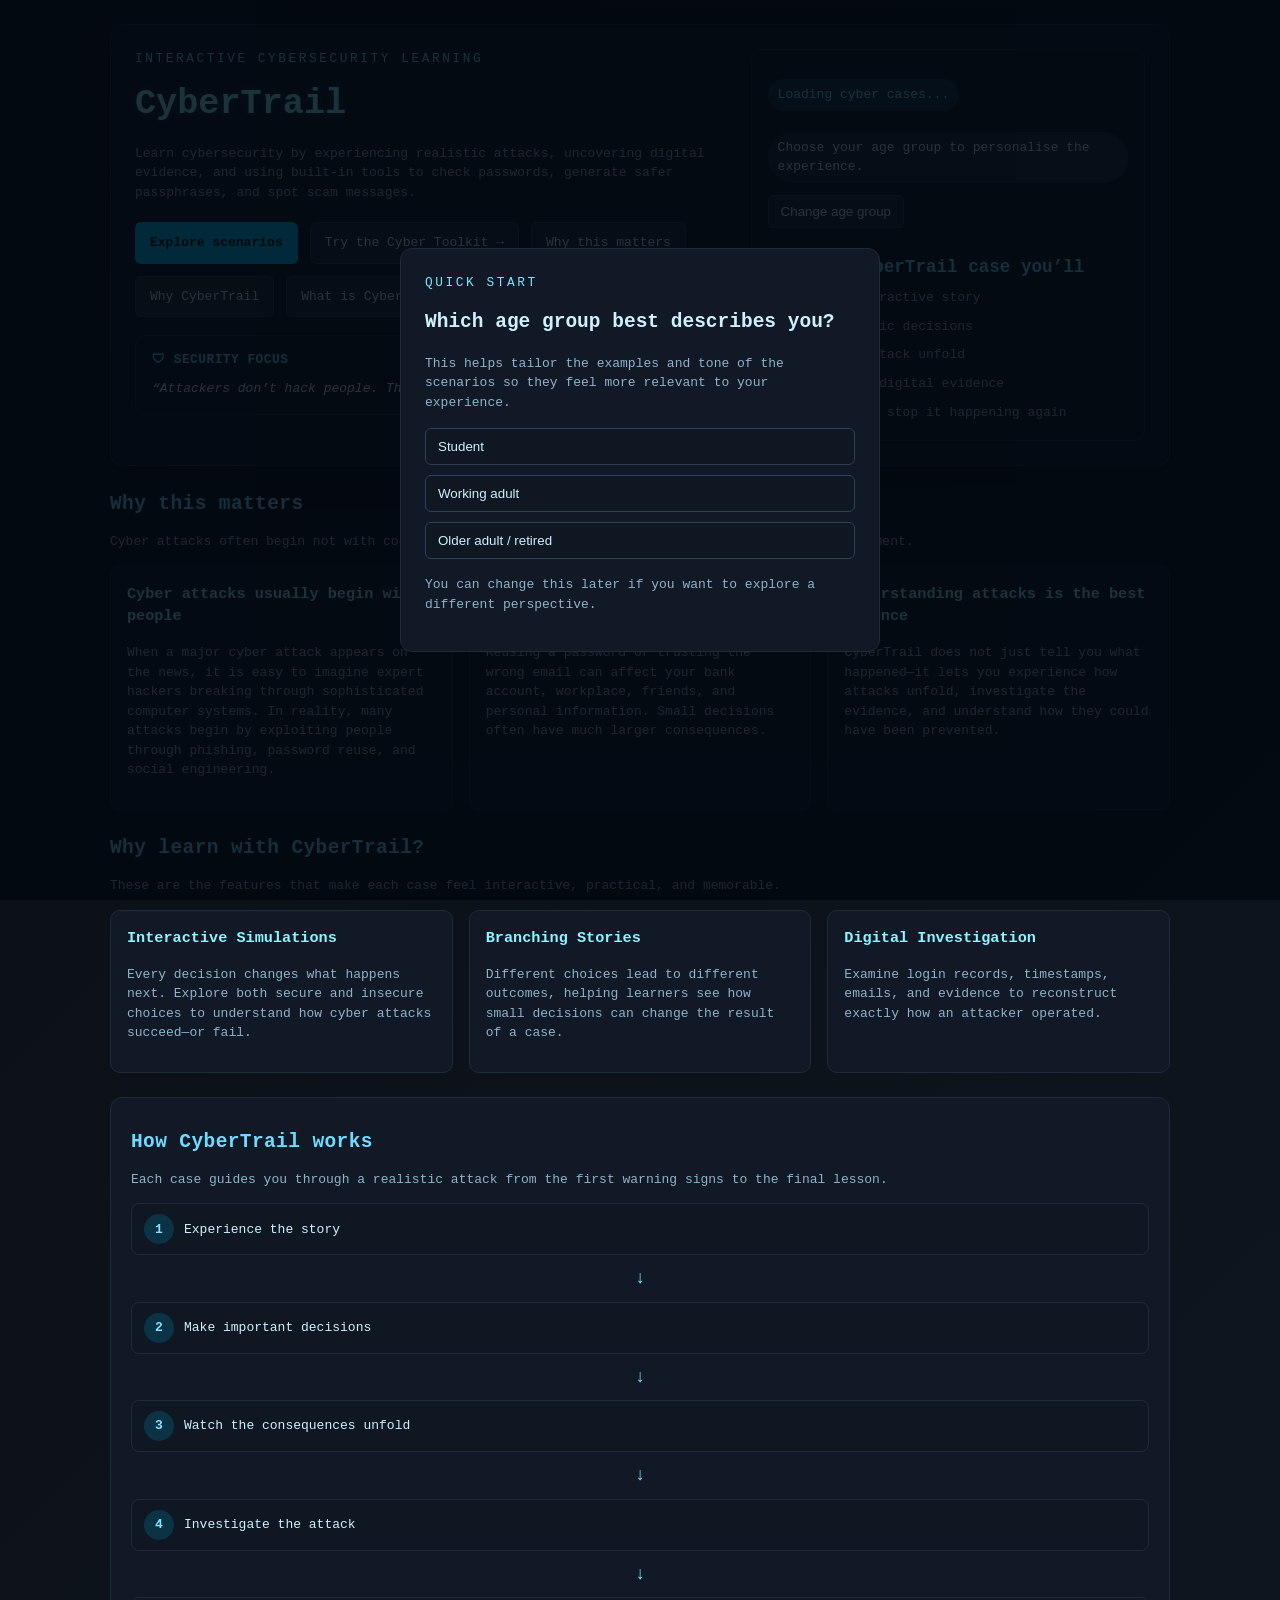
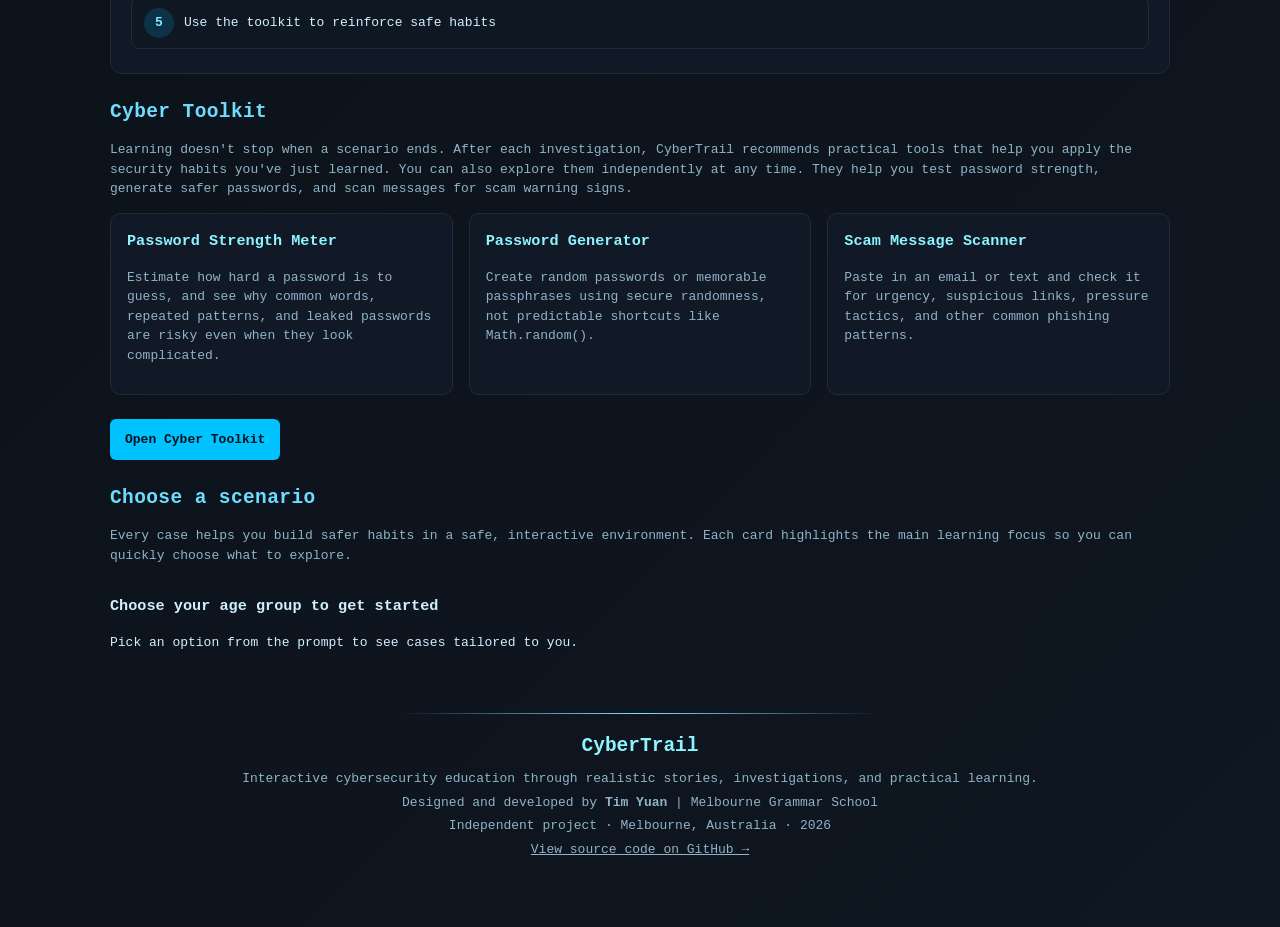
<file: index.html>
<!DOCTYPE html>
<html lang="en">
<head>
  <meta charset="UTF-8">
  <meta name="viewport" content="width=device-width, initial-scale=1.0">
  <title>CyberTrail Dashboard</title>
  <link rel="stylesheet" href="css/dashboard_style.css">
</head>
<body>
  <div class="dashboard-shell">
    <header class="hero">
      <div class="hero-copy">
        <p class="eyebrow">Interactive cybersecurity learning</p>
        <h1>CyberTrail</h1>
        <p class="hero-text">
          Learn cybersecurity by experiencing realistic attacks, uncovering digital evidence, and using built-in tools to check passwords, generate safer passphrases, and spot scam messages.
        </p>
        <div class="hero-actions">
          <a class="primary-btn" href="#scenario-list">Explore scenarios</a>
          <a class="secondary-btn" href="tools.html">Try the Cyber Toolkit →</a>
          <a class="secondary-btn" href="#why-this-matters">Why this matters</a>
          <a class="secondary-btn" href="#why-cybertrail">Why CyberTrail</a>
          <a class="secondary-btn" href="#cyber-toolkit">What is Cyber Toolkit?</a>
        </div>

        <div class="hero-focus" aria-label="Security focus">
          <p class="hero-focus-title">🛡 Security Focus</p>
          <blockquote>“Attackers don’t hack people. They manipulate them.”</blockquote>
        </div>
      </div>

      <div class="hero-panel">
        <p class="hero-pill" id="scenario-count">Loading cyber cases...</p>
        <p class="hero-pill hero-pill--subtle" id="age-group-summary">Choose your age group to personalise the experience.</p>
        <button type="button" class="secondary-btn age-reopen-btn" id="age-group-trigger">Change age group</button>
        <h2>In each CyberTrail case you’ll</h2>
        <ul class="check-list">
          <li>Read an interactive story</li>
          <li>Make realistic decisions</li>
          <li>Watch the attack unfold</li>
          <li>Investigate digital evidence</li>
          <li>Learn how to stop it happening again</li>
        </ul>
      </div>
    </header>

    <main>
      <section id="why-this-matters" class="info-section">
        <div class="section-heading">
          <h2>Why this matters</h2>
          <p>Cyber attacks often begin not with code, but with a person making a small decision at the wrong moment.</p>
        </div>
        <div class="info-grid">
          <article class="info-card">
            <h3>Cyber attacks usually begin with people</h3>
            <p>When a major cyber attack appears on the news, it is easy to imagine expert hackers breaking through sophisticated computer systems. In reality, many attacks begin by exploiting people through phishing, password reuse, and social engineering.</p>
          </article>
          <article class="info-card">
            <h3>One mistake can spread surprisingly far</h3>
            <p>Reusing a password or trusting the wrong email can affect your bank account, workplace, friends, and personal information. Small decisions often have much larger consequences.</p>
          </article>
          <article class="info-card">
            <h3>Understanding attacks is the best defence</h3>
            <p>CyberTrail does not just tell you what happened—it lets you experience how attacks unfold, investigate the evidence, and understand how they could have been prevented.</p>
          </article>
        </div>
      </section>

      <section id="why-cybertrail" class="dashboard-section">
        <div class="section-heading">
          <h2>Why learn with CyberTrail?</h2>
          <p>These are the features that make each case feel interactive, practical, and memorable.</p>
        </div>
        <div class="info-grid">
          <article class="info-card">
            <h3>Interactive Simulations</h3>
            <p>Every decision changes what happens next. Explore both secure and insecure choices to understand how cyber attacks succeed—or fail.</p>
          </article>
          <article class="info-card">
            <h3>Branching Stories</h3>
            <p>Different choices lead to different outcomes, helping learners see how small decisions can change the result of a case.</p>
          </article>
          <article class="info-card">
            <h3>Digital Investigation</h3>
            <p>Examine login records, timestamps, emails, and evidence to reconstruct exactly how an attacker operated.</p>
          </article>
        </div>
      </section>

      <section class="process-section" aria-labelledby="process-title">
        <div class="section-heading">
          <h2 id="process-title">How CyberTrail works</h2>
          <p>Each case guides you through a realistic attack from the first warning signs to the final lesson.</p>
        </div>
        <div class="process-steps">
          <div class="process-step"><span class="step-number">1</span><div>Experience the story</div></div>
          <div class="process-arrow">↓</div>
          <div class="process-step"><span class="step-number">2</span><div>Make important decisions</div></div>
          <div class="process-arrow">↓</div>
          <div class="process-step"><span class="step-number">3</span><div>Watch the consequences unfold</div></div>
          <div class="process-arrow">↓</div>
          <div class="process-step"><span class="step-number">4</span><div>Investigate the attack</div></div>
          <div class="process-arrow">↓</div>
          <div class="process-step"><span class="step-number">5</span><div>Use the toolkit to reinforce safe habits</div></div>
        </div>
      </section>

      <section id="cyber-toolkit" class="dashboard-section">
        <div class="section-heading">
          <h2>Cyber Toolkit</h2>
          <p>
            Learning doesn't stop when a scenario ends. After each investigation,
            CyberTrail recommends practical tools that help you apply the security
            habits you've just learned. You can also explore them independently at
            any time.
            They help you test password strength, generate safer passwords, and scan messages for scam warning signs.
          </p>
        </div>
        <div class="info-grid">
          <article class="info-card">
            <h3>Password Strength Meter</h3>
            <p>Estimate how hard a password is to guess, and see why common words, repeated patterns, and leaked passwords are risky even when they look complicated.</p>
          </article>
          <article class="info-card">
            <h3>Password Generator</h3>
            <p>Create random passwords or memorable passphrases using secure randomness, not predictable shortcuts like <code>Math.random()</code>.</p>
          </article>
          <article class="info-card">
            <h3>Scam Message Scanner</h3>
            <p>Paste in an email or text and check it for urgency, suspicious links, pressure tactics, and other common phishing patterns.</p>
          </article>
        </div>
        <div class="tool-callout">
          <br>
          <a class="primary-btn" href="tools.html">Open Cyber Toolkit</a>
        </div>
      </section>

      <section id="scenario-list" class="dashboard-section">
        <div class="section-heading">
          <h2>Choose a scenario</h2>
          <p>Every case helps you build safer habits in a safe, interactive environment. Each card highlights the main learning focus so you can quickly choose what to explore.</p>
        </div>
        <div id="dashboard" class="dashboard-grid"></div>
      </section>
    </main>
  </div>

  <div id="age-group-modal" class="modal is-hidden" aria-hidden="true">
    <div class="modal-card">
      <p class="eyebrow">Quick start</p>
      <h2>Which age group best describes you?</h2>
      <p class="modal-copy">This helps tailor the examples and tone of the scenarios so they feel more relevant to your experience.</p>
      <div class="age-options">
        <button class="age-option" data-age-group="student">Student</button>
        <button class="age-option" data-age-group="working-adult">Working adult</button>
        <button class="age-option" data-age-group="older-adult">Older adult / retired</button>
      </div>
      <p class="modal-help">You can change this later if you want to explore a different perspective.</p>
    </div>
  </div>

  <footer class="footer">
    <div class="footer-line"></div>
    <h2>CyberTrail</h2>
    <p>Interactive cybersecurity education through realistic stories, investigations, and practical learning.</p>
    <div class="footer-credit">
      <p>Designed and developed by <strong>Tim Yuan</strong> | Melbourne Grammar School</p>
      <p>Independent project · Melbourne, Australia · 2026</p>
      <p>
        <a href="https://github.com/copycat77842/CyberTrail" target="_blank" rel="noopener noreferrer">
          View source code on GitHub →
        </a>
      </p>
    </div>
  </footer>

  <script src="data/manifest.js"></script>
  <script src="js/scenario-loader.js"></script>
  <script src="js/dashboard.js"></script>
</body>
</html>
</file>
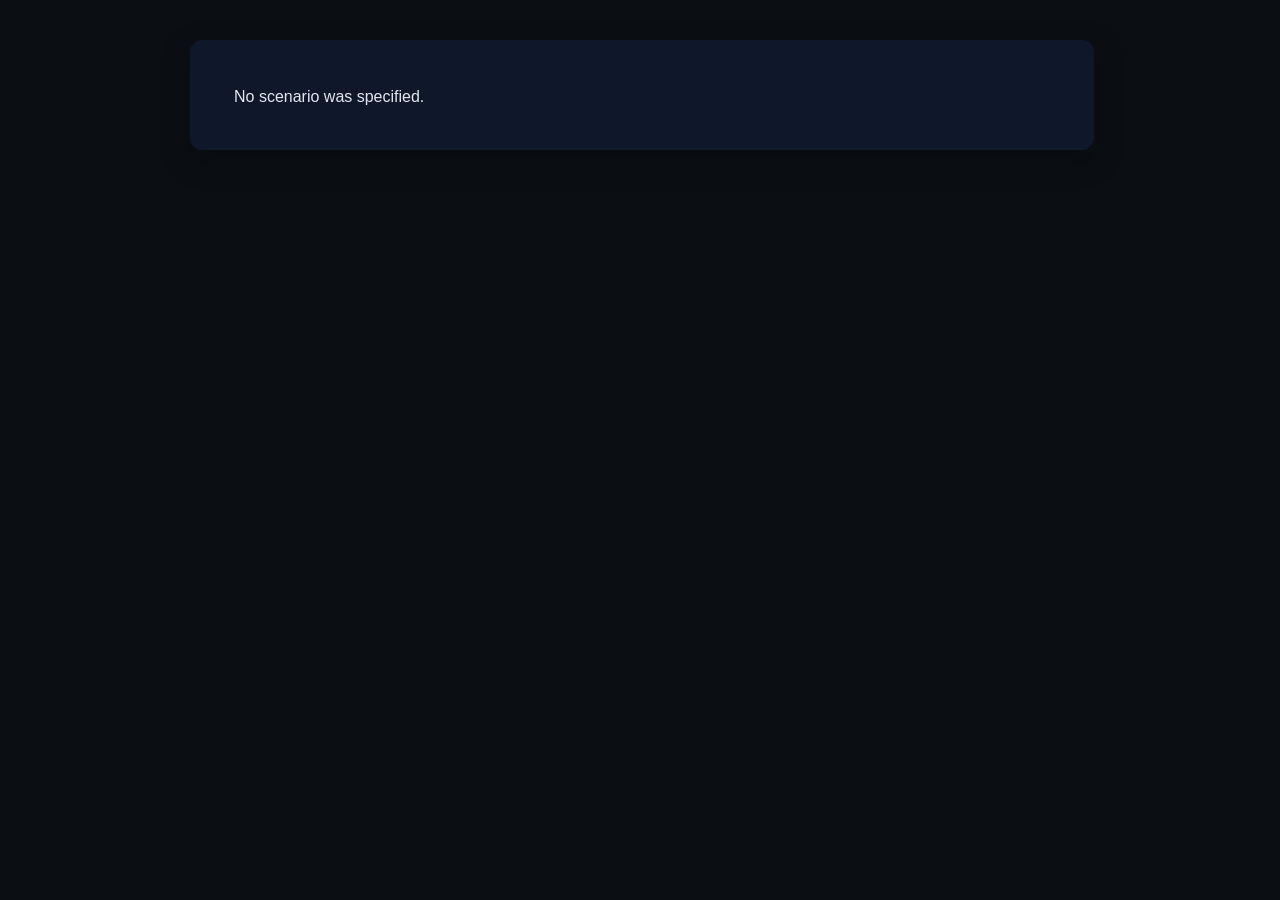
<file: scenario.html>
<!DOCTYPE html>
<html>
<head>
  <title>CyberTrail Scenario</title>
  <link rel="stylesheet" href="css/scenario_style.css">
</head>

<body>

  <div id="game">

    <div id="content">

      <div id="text"></div>

      <div id="controls"></div>

    </div>

  </div>

  <script src="data/manifest.js"></script>
  <script src="js/scenario-loader.js"></script>
  <script src="js/engine.js"></script>

</body>
</html>
</file>
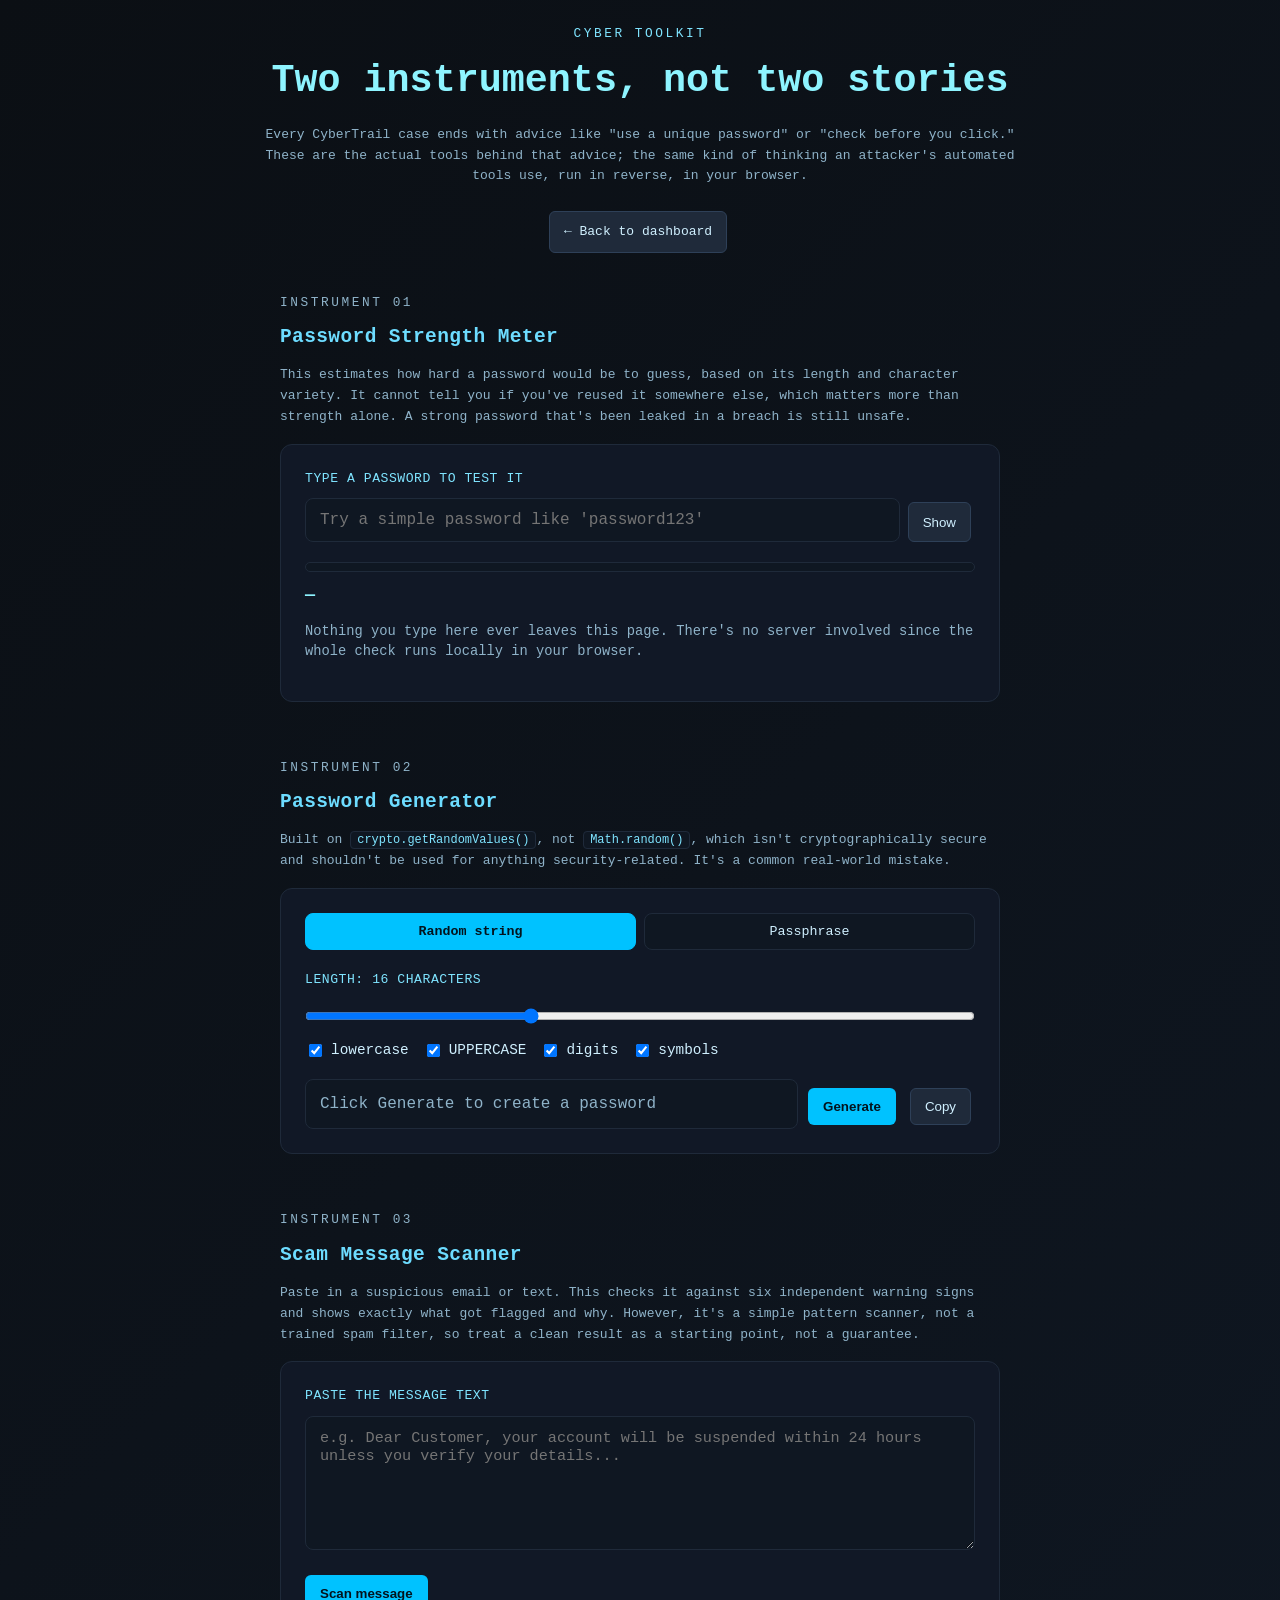
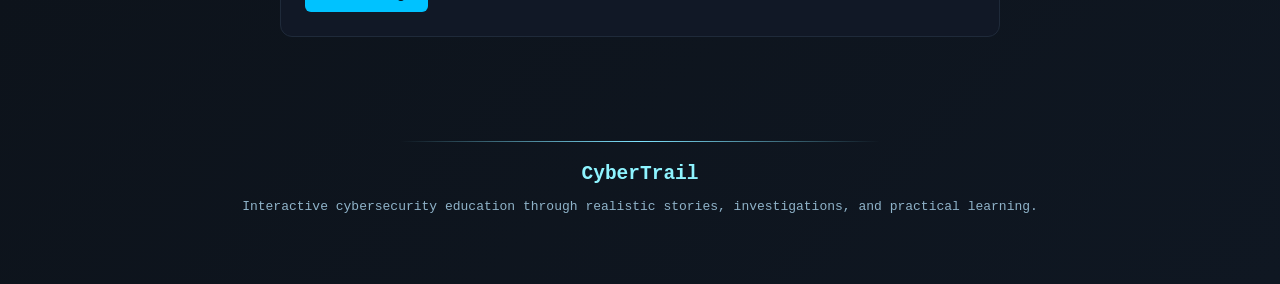
<file: tools.html>
<!DOCTYPE html>
<html lang="en">
<head>
  <meta charset="UTF-8">
  <meta name="viewport" content="width=device-width, initial-scale=1.0">
  <title>Cyber Toolkit — CyberTrail</title>
  <link rel="stylesheet" href="css/dashboard_style.css">
  <link rel="stylesheet" href="css/tools_style.css">
</head>
<body>
  <div class="dashboard-shell">
    <header class="tools-header">
      <p class="eyebrow">Cyber Toolkit</p>
      <h1>Two instruments, not two stories</h1>
      <p class="tools-intro">
        Every CyberTrail case ends with advice like "use a unique password" or "check before you click."
        These are the actual tools behind that advice; the same kind of thinking an attacker's automated tools use, run in reverse, in your browser.
      </p>
      <a class="secondary-btn" href="index.html">← Back to dashboard</a>
    </header>

    <main>
      <!-- ===================== PASSWORD TOOL ===================== -->
      <section class="tool-section" id="password-tool" aria-labelledby="password-tool-title">
        <div class="section-heading">
          <p class="eyebrow">Instrument 01</p>
          <h2 id="password-tool-title">Password Strength Meter</h2>
          <p>
            This estimates how hard a password would be to guess, based on its length and character variety.
            It cannot tell you if you've reused it somewhere else, which matters more than strength alone.
            A strong password that's been leaked in a breach is still unsafe.
          </p>
        </div>

        <div class="tool-panel">
          <label class="tool-label" for="pw-input">Type a password to test it</label>
          <div class="pw-input-row">
            <input type="password" id="pw-input" class="pw-input" placeholder="Try a simple password like 'password123'" autocomplete="off" spellcheck="false">
            <button type="button" class="secondary-btn" id="pw-toggle">Show</button>
          </div>

          <div class="pw-meter">
            <div class="pw-meter-track">
              <div class="pw-meter-fill" id="pw-meter-fill" data-level="none"></div>
            </div>
            <div class="pw-meter-readout">
              <span class="pw-label" id="pw-label">—</span>
              <span class="pw-bits" id="pw-bits"></span>
            </div>
            <div class="pw-crack-time" id="pw-crack-time"></div>
          </div>

          <ul class="pw-issues" id="pw-issues"></ul>

          <p class="tool-footnote">Nothing you type here ever leaves this page. There's no server involved since the whole check runs locally in your browser.</p>
        </div>
      </section>

      <!-- ===================== GENERATOR TOOL ===================== -->
      <section class="tool-section" id="generator-tool" aria-labelledby="generator-tool-title">
        <div class="section-heading">
          <p class="eyebrow">Instrument 02</p>
          <h2 id="generator-tool-title">Password Generator</h2>
          <p>
            Built on <code>crypto.getRandomValues()</code>, not <code>Math.random()</code>, which isn't
            cryptographically secure and shouldn't be used for anything security-related. It's a common real-world mistake.
          </p>
        </div>

        <div class="tool-panel">
          <div class="gen-mode-switch">
            <button type="button" class="gen-mode-btn active" data-mode="random">Random string</button>
            <button type="button" class="gen-mode-btn" data-mode="passphrase">Passphrase</button>
          </div>

          <div class="gen-options" id="gen-random-options">
            <label class="tool-label" for="gen-length">Length: <span id="gen-length-value">16</span> characters</label>
            <input type="range" id="gen-length" min="8" max="32" value="16">

            <div class="gen-checkboxes">
              <label><input type="checkbox" id="gen-lower" checked> lowercase</label>
              <label><input type="checkbox" id="gen-upper" checked> UPPERCASE</label>
              <label><input type="checkbox" id="gen-digits" checked> digits</label>
              <label><input type="checkbox" id="gen-symbols" checked> symbols</label>
            </div>
          </div>

          <div class="gen-options is-hidden" id="gen-passphrase-options">
            <label class="tool-label" for="gen-word-count">Length: <span id="gen-word-count-value">4</span> words</label>
            <input type="range" id="gen-word-count" min="3" max="7" value="4">
            <p class="tool-footnote">A passphrase like this can be both stronger and easier to remember than a short random string; length matters more than complexity.</p>
          </div>

          <div class="gen-output-row">
            <div class="gen-output" id="gen-output">Click Generate to create a password</div>
            <button type="button" class="primary-btn" id="gen-button">Generate</button>
            <button type="button" class="secondary-btn" id="gen-copy-button">Copy</button>
          </div>
        </div>
      </section>

      <!-- ===================== SCAM SCANNER TOOL ===================== -->
      <section class="tool-section" id="scanner-tool" aria-labelledby="scanner-tool-title">
        <div class="section-heading">
          <p class="eyebrow">Instrument 03</p>
          <h2 id="scanner-tool-title">Scam Message Scanner</h2>
          <p>
            Paste in a suspicious email or text. This checks it against six independent warning signs and shows
            exactly what got flagged and why. However, it's a simple pattern scanner, not a trained spam filter, so treat
            a clean result as a starting point, not a guarantee.
          </p>
        </div>

        <div class="tool-panel">
          <label class="tool-label" for="scan-input">Paste the message text</label>
          <textarea id="scan-input" class="scan-input" rows="6" placeholder="e.g. Dear Customer, your account will be suspended within 24 hours unless you verify your details..."></textarea>
          <button type="button" class="primary-btn" id="scan-button">Scan message</button>

          <div class="scan-result is-hidden" id="scan-result">
            <div class="scan-gauge">
              <div class="scan-gauge-track">
                <div class="scan-gauge-fill" id="scan-gauge-fill" data-verdict="low"></div>
              </div>
              <p class="scan-label" id="scan-label"></p>
            </div>
            <ul class="scan-hits" id="scan-hits"></ul>
          </div>
        </div>
      </section>
    </main>
  </div>

  <footer class="footer">
    <div class="footer-line"></div>
    <h2>CyberTrail</h2>
    <p>Interactive cybersecurity education through realistic stories, investigations, and practical learning.</p>
  </footer>

  <script src="js/tools.js"></script>
</body>
</html>
</file>
<file: css/dashboard_style.css>
:root {
  --bg: #0b0f14;
  --panel: #111826;
  --panel-alt: #0f1722;
  --border: #1f2a3a;
  --accent: #00c2ff;
  --accent-strong: #0099cc;
  --accent-soft: #7fe4ff;
  --heading: #8ef4ff;
  --heading-alt: #6ddcff;
  --text: #d0f0ff;
  --muted: #8fb3c9;
}

* {
  box-sizing: border-box;
  scroll-behavior: smooth;
}

html {
  scroll-padding-top: 15px;
}

body {
  margin: 0;
  min-height: 100vh;
  background: linear-gradient(135deg, #0b0f14 0%, #0f1722 100%);
  color: var(--text);
  font-family: monospace;
  line-height: 1.5;
}

.dashboard-shell {
  max-width: 1100px;
  margin: 0 auto;
  padding: 24px 20px 48px;
}

.hero {
  display: grid;
  grid-template-columns: 1.2fr 0.8fr;
  gap: 24px;
  align-items: start;
  background: var(--panel);
  border: 1px solid var(--border);
  border-radius: 12px;
  padding: 24px;
  margin-bottom: 24px;
  box-shadow: 0 12px 30px rgba(0, 0, 0, 0.2);
}

.eyebrow {
  margin: 0 0 10px;
  color: var(--accent-soft);
  text-transform: uppercase;
  letter-spacing: 0.2em;
  font-size: 0.8rem;
}

.hero h1 {
  margin: 0 0 8px;
  font-size: 2.2rem;
  color: var(--heading);
  text-shadow: 0 0 10px rgba(0, 194, 255, 0.18);
}

.hero-text,
.section-heading p,
.info-card p,
.scenario-card p,
.modal-copy,
.modal-help {
  color: var(--muted);
}

.hero-actions {
  display: flex;
  flex-wrap: wrap;
  gap: 8px;
  margin-top: 16px;
}

.primary-btn,
.secondary-btn {
  display: inline-block;
  text-decoration: none;
  border-radius: 6px;
  padding: 10px 14px;
  margin: 4px 4px 0 0;
  border: 1px solid transparent;
}

.primary-btn {
  background: var(--accent);
  color: #03131d;
  font-weight: bold;
}

.secondary-btn,
.age-reopen-btn {
  background: #1f2a3a;
  color: var(--text);
  border-color: #2e4058;
}

.primary-btn:hover {
  background: var(--accent-strong);
}

.secondary-btn:hover,
.age-reopen-btn:hover {
  background: #243447;
}

.hero-panel {
  background: var(--panel-alt);
  border: 1px solid var(--border);
  border-radius: 10px;
  padding: 16px;
}

.hero-panel h2 {
  margin: 14px 0 8px;
  font-size: 1.1rem;
  color: var(--heading-alt);
}

.hero-panel ul {
  margin: 0;
  padding-left: 18px;
  color: var(--muted);
  line-height: 1.6;
}

.hero-pill {
  display: inline-block;
  background: #14344a;
  color: var(--accent-soft);
  padding: 6px 10px;
  border-radius: 999px;
  margin-bottom: 8px;
}

.hero-pill--subtle {
  background: #1b2b3d;
  color: var(--text);
}

.age-reopen-btn {
  margin: 4px 0 12px 0;
  padding: 8px 12px;
}

.info-section,
.dashboard-section {
  margin-top: 24px;
}

.section-heading {
  margin-bottom: 14px;
}

.section-heading h2 {
  margin: 10px 0 8px;
  color: var(--heading-alt);
  letter-spacing: 0.02em;
}

.info-grid,
.dashboard-grid {
  display: grid;
  gap: 16px;
}

.info-grid {
  grid-template-columns: repeat(3, minmax(0, 1fr));
}

.dashboard-grid {
  grid-template-columns: repeat(2, minmax(0, 1fr));
}

.info-card,
.scenario-card {
  background: var(--panel);
  border: 1px solid var(--border);
  border-radius: 10px;
  padding: 16px;
}

.info-card h3,
.scenario-card h3 {
  margin-top: 0;
  color: var(--heading);
}

.card-top {
  display: flex;
  gap: 8px;
  flex-wrap: wrap;
  margin-bottom: 10px;
}

.card-badge {
  background: #14344a;
  color: var(--accent-soft);
  padding: 4px 8px;
  border-radius: 999px;
  font-size: 0.85rem;
}

.card-badge.secondary {
  background: #1b2b3d;
  color: #9bd9ff;
}

.modal {
  position: fixed;
  inset: 0;
  background: rgba(2, 8, 15, 0.82);
  display: flex;
  align-items: center;
  justify-content: center;
  padding: 20px;
  z-index: 1000;
}

.modal.is-hidden {
  display: none;
}

.modal-card {
  background: var(--panel);
  border: 1px solid var(--border);
  border-radius: 12px;
  padding: 24px;
  width: min(100%, 480px);
}

.age-options {
  display: grid;
  gap: 10px;
  margin: 16px 0;
}

.age-option {
  background: var(--panel-alt);
  border: 1px solid #2e4058;
  color: var(--text);
  padding: 10px 12px;
  text-align: left;
  border-radius: 6px;
  width: 100%;
}

.age-option:hover {
  background: #14344a;
}

.hero-focus {
  margin-top: 18px;
  padding: 14px 16px;
  border: 1px solid var(--border);
  border-radius: 10px;
  background: rgba(17, 24, 38, 0.85);
  max-width: 680px;
}

.hero-focus-title {
  margin: 0 0 8px;
  color: var(--heading-alt);
  font-weight: 700;
  letter-spacing: 0.04em;
  text-transform: uppercase;
  font-size: 0.8rem;
}

.hero-focus blockquote {
  margin: 0;
  color: var(--text);
  font-style: italic;
  line-height: 1.7;
}

.hero-panel .check-list {
  margin: 0;
  padding: 0;
  list-style: none;
  display: grid;
  gap: 8px;
  color: var(--muted);
}

.hero-panel .check-list li {
  padding-left: 18px;
  position: relative;
}

.hero-panel .check-list li::before {
  content: "✓";
  position: absolute;
  left: 0;
  color: var(--accent-soft);
}

.stats-panel {
  margin-top: 24px;
  padding: 18px 20px;
  background: linear-gradient(135deg, rgba(20, 52, 74, 0.55), rgba(17, 24, 38, 0.95));
  border: 1px solid var(--border);
  border-radius: 12px;
  text-align: center;
}

.stats-panel h3 {
  margin: 0 0 12px;
  color: var(--heading);
  letter-spacing: 0.04em;
  text-transform: uppercase;
  font-size: 0.9rem;
}

.stats-list {
  display: grid;
  gap: 10px;
  color: var(--text);
  font-weight: 600;
}

.process-section {
  margin-top: 24px;
  background: var(--panel);
  border: 1px solid var(--border);
  border-radius: 12px;
  padding: 20px 20px 24px;
}

.process-steps {
  display: grid;
  gap: 8px;
  align-items: center;
  margin-top: 12px;
}

.process-step {
  display: flex;
  align-items: center;
  gap: 10px;
  padding: 10px 12px;
  background: var(--panel-alt);
  border: 1px solid var(--border);
  border-radius: 8px;
  color: var(--text);
}

.process-step .step-number {
  display: inline-flex;
  align-items: center;
  justify-content: center;
  width: 30px;
  height: 30px;
  border-radius: 999px;
  background: rgba(0, 194, 255, 0.16);
  color: var(--accent-soft);
  font-weight: 700;
  flex-shrink: 0;
}

.process-arrow {
  text-align: center;
  color: var(--accent-soft);
  font-size: 1.1rem;
  padding: 2px 0;
}

.card-focus {
  margin: 10px 0 0;
  font-size: 0.92rem;
  color: var(--accent-soft);
  font-weight: 600;
}

.footer {
  max-width: 1100px;
  margin: 0 auto 40px;
  padding: 0 20px 24px;
  text-align: center;
  color: var(--muted);
}

.footer-line {
  height: 1px;
  margin: 0 auto 18px;
  background: linear-gradient(90deg, transparent, var(--accent-soft), transparent);
  max-width: 480px;
}

.footer h2 {
  margin: 0 0 8px;
  color: var(--heading);
}

.footer p {
  margin: 4px 0;
}

.footer a {
  color: var(--muted);
}

@media (max-width: 900px) {
  .hero {
    grid-template-columns: 1fr;
  }

  .info-grid,
  .dashboard-grid {
    grid-template-columns: 1fr;
  }

  .process-step {
    flex-direction: column;
    align-items: flex-start;
  }
}
</file>
<file: css/scenario_style.css>
body {
  margin: 0;
  background: #0b0f14;
  color: #d0f0ff;
  font-family: monospace;
}

header {
  text-align: center;
  padding: 20px;
}

.card {
  background: #111826;
  margin: 10px;
  padding: 15px;
  border: 1px solid #1f2a3a;
  border-radius: 8px;
}

.primary-button{
    background:#3178c6;
    color:white;
    border:none;
    padding:10px 10px;
    border-radius:10px;
    margin-left:10px;
    cursor:pointer;
    transition:.2s;
}

.primary-button:hover{
    background:#4298ff;
}

.timeline-item {
  margin-left: 20px;
  border-left: 2px solid #00c2ff;
  padding-left: 10px;
}

#text {
  padding: 20px 20px 0px 20px;
  overflow-y: auto;
}

.story-line {
  margin-bottom:12px;
  line-height:1.8;
  opacity: 0;
  animation: fadeIn 0.3s forwards;
  white-space: pre-wrap;
}

.story-line.timestamp {
  font-weight: bold;
  color: #00c2ff;
  text-transform: uppercase;
  letter-spacing: 1px;
}

.story-timeline-heading {
    text-align: center;
    font-size: 22px;
    font-weight: bold;
    color: #00c2ff;
    margin: 30px 0 20px 0;
    letter-spacing: 2px;
}

@keyframes fadeIn {
  to { opacity: 1; }
}

.lesson-box {
    margin-top: 35px;
    padding: 25px;
    background: #101c2b;
    border: 1px solid #00c2ff;
    border-left: 5px solid #00ff99;
    border-radius: 12px;

    color: #dffcff;
    font-weight: normal;
    line-height: 1.8;

    box-shadow:
        0 0 20px rgba(0,194,255,0.15);

    animation: lessonReveal 0.6s ease forwards;
}

.lesson-box::before {
    content: "SECURITY LESSON";
    display: block;

    color: #00ff99;
    font-size: 14px;
    font-weight: bold;

    letter-spacing: 3px;

    margin-bottom: 15px;
}

.lesson-box.story-line {
    margin-bottom: 0;
}


@keyframes lessonReveal {
    from {
        opacity: 0;
        transform: translateY(20px);
    }

    to {
        opacity: 1;
        transform: translateY(0);
    }
}

.timeline-item {
  margin-left: 10px;
  padding-left: 10px;
  border-left: 2px solid #00c2ff;
  margin-bottom: 6px;
}

.delayed-event {
  margin: 10px 0;
  padding: 10px;
  border: 1px solid #333;
  background: #0f1622;
}

.time-label {
  color: #00c2ff;
  font-weight: bold;
}

.lesson-box {
  margin-top: 15px;
  padding: 10px;
  border-left: 3px solid #00ff99;
  font-weight: bold;
}

.cursor {
  display: inline-block;
  margin-left: 2px;
  animation: blink 0.8s infinite;
  font-weight: bold;
}

@keyframes blink {
  0% { opacity: 1; }
  50% { opacity: 0; }
  100% { opacity: 1; }
}

#game {
  display: flex;
  justify-content: center;
  padding: 40px 20px;
  font-family: Arial, sans-serif;
}

#content {
  width: 100%;
  max-width: 800px;
  display: flex;
  flex-direction: column;
  gap: 16px;
}

/* unify all text sections */
#text, #choices, #timeline, #controls {
  width: 100%;
}

#text {
  line-height: 1.6;
}

.choice-title {
  font-size: 18px;
  font-weight: bold;
}

.choice-button{
    width:100%;
    padding:18px 22px;
    border:none;
    border-radius:12px;
    background:#1b1f29;
    color:#f5f5f5;
    font-size:17px;
    text-align:left;
    cursor:pointer;
    transition:
        transform .2s,
        background .2s,
        box-shadow .2s;
    border:2px solid transparent;
}

.choice-button:hover{
    background:#23384d;
    border-color:#4db8ff;
    transform:translateX(8px);
    box-shadow:
        0 0 18px rgba(77,184,255,.35);
}

.choice-button:active{
    transform:scale(.98);
}

.continue-button{
    width:220px;
    display:flex;
    align-self:center;
    background:#3178c6;
    text-align:center;
    justify-content:center;
}

.continue-button:hover{
    background:#4298ff;
}

.used-choice {
    cursor: not-allowed;
    opacity: 0.5;
}

.choice-button:disabled {
    cursor: not-allowed;
    opacity: 0.5;
}

.retry-button{
    width:120px;
    display:flex;
    background:#3178c6;
    text-align:left;
    align-self:left;
    margin-bottom: 10px;
    margin-top: -10px;
}

.retry-button:hover{
    background:#4298ff;
}
#content {
  background: #0f172a;
  color: #e2e8f0;
  padding: 24px 80px 24px 24px;
  border-radius: 12px;
  box-shadow: 0 10px 30px rgba(0,0,0,0.3);
  margin-right: 10px;
}

#game {
    width: 900px;
    max-width: 90%;
    margin: auto;

    display: flex;
    flex-direction: column;
}

.choice-container{
    display:flex;
    flex-direction:column;
    gap:14px;

    width:100%;
    margin-top:20px;
}

.selected-choice{
    background:#15263a;
    border-left:5px solid #4db8ff;
    padding:18px;
    border-radius:10px;
    color:white;
    line-height:1.5;
    margin-bottom:10px;
}

.section-title{

    font-size:30px;

    color:#70d9ff;

    margin-bottom:24px;

    letter-spacing:1px;

}

.section-box{
    background:#111826;
    border:1px solid #243246;
    border-radius:12px;
    padding:24px;
    margin:28px 0;
    box-shadow:
        0 8px 20px rgba(0,0,0,.25);
}

.correct-answer{
    margin-top:5px;
    margin-bottom:5px;
    display:inline-block;
    background:#1d4d2d;
    color:#74ff9d;
    padding:8px 8px;
    border-radius:8px;
    font-weight:bold;
    border:1px solid #4de17d;
    width:120px;
    text-align:center;
}

.incorrect-answer{
    margin-top:5px;
    margin-bottom:5px;
    display:inline-block;
    background:#4d1f1f;
    color:#ff8f8f;
    padding:8px 8px;
    border-radius:8px;
    border:1px solid #ff6969;
    width:120px;
    text-align:center;
}

.case-file{
    background:#161d29;
    border:2px solid #2d3b52;
    border-radius:12px;
    padding:25px;
    margin:30px auto;
    max-width:700px;
    box-shadow:
        0 8px 20px rgba(0,0,0,.35);
}

.case-file-title{
    font-size:24px;
    font-weight:bold;
    color:#73d6ff;
    margin-bottom:18px;
    text-align:center;
}

.evidence-title{
    font-size:13px;
    letter-spacing:4px;
    color:#8aa8bd;
    margin-bottom:12px;
}

.evidence-list{
    margin:0;
    padding-left:24px;
}

.evidence-list li{
    margin:10px 0;
}

.timeline-container {

    width:100%;
    margin-top:30px;

}

.timeline-event{
    background:#161d29;
    border-left:5px solid #4db8ff;
    border-radius:10px;
    padding:18px;
    max-width:700px;
    margin-bottom:15px;
}

.timeline-time{
    color:#5fd6ff;
    font-size:18px;
    font-weight:bold;
    margin-bottom:12px;
}

.timeline-story p{

    margin:10px 0;

    line-height:1.7;

}

.timeline-arrow{

    opacity:.45;

    margin:18px 0;

}

.section-box,
.case-file,
.timeline-event{
    animation:fadeUp .35s ease;
}

@keyframes fadeUp{
    from{
        opacity:0;
        transform:translateY(15px);
    }
    to{
        opacity:1;
        transform:translateY(0);
    }
}

.advice-item {
    display: flex;
    align-items: center;      /* vertically centre everything */
    gap: 16px;

    margin: 20px 0;
    padding: 18px;

    border-radius: 12px;
    background: rgba(255,255,255,0.05);
    border-left: 3px solid #4cafef;
}

.advice-icon {
    flex: 0 0 40px;           /* fixed width column */
    display: flex;
    justify-content: center;
    align-items: center;

    color: #4cafef;
}


.advice-content {
    display: flex;
    flex-direction: column;
    gap: 8px;
}


.advice-title {
    font-weight: bold;
    font-size: 1.05rem;
    margin-bottom: 0px;
}


.advice-text {
    line-height: 1.5;
}

.chain-summary {
    display: flex;
    flex-direction: column;
    align-items: flex-start;
    position: relative;
    margin-top: 30px;
}

.chain-row {
    display: flex;
    gap: 15px;
    position: relative;
}


.chain-card {
    width: 220px;
    min-height: 100px;
    padding: 18px;
    border-radius: 12px;
    background: #111827;
    border: 2px solid #3b82f6;

    display: flex;
    flex-direction: column;
    justify-content: center;
    align-items: center;

    text-align: center;
    box-sizing: border-box;

    opacity: 0;
    transform: translateY(20px);

    transition:
        opacity .5s ease,
        transform .5s ease;
}


.chain-card.reveal {
    opacity: 1;
    transform: translateY(0);
}


.chain-number {
    font-size: 22px;
    font-weight: bold;
    color: #60a5fa;
    margin-bottom: 10px;
}


.chain-text {
    font-size: 14px;
    line-height: 1.4;
}


.chain-horizontal-arrow {

    color: #60a5fa;

    display: flex;
    align-items: center;
    justify-content: center;

    opacity: 0;

    transform: scale(0.8);

    transition:
        opacity 0.4s ease,
        transform 0.4s ease;
}


.chain-horizontal-arrow.reveal {
    opacity: 1;
    transform: scale(1);
}

.chain-vertical {
    height:45px;
    width:40px;
    position:relative;
    opacity:0;
    transform:translateY(-10px);
    transition:opacity .4s ease,transform .4s ease;
    margin: 20px 0px 10px 0px;
}

.chain-vertical.reveal {
    opacity: 1;
    transform: translateY(0);
}

.chain-vertical svg {
    position:absolute;
    left:50%;
    transform:translateX(-50%);
    color:#60a5fa;
}


#artifact-wrapper {
    width: 100%;
    margin-top: 20px;
    animation: fadeIn 0.4s ease-in-out;
}

#artifact-wrapper p {
    margin: 10px 0;
    line-height: 1.5;
}

#email-comparison {
    display: flex;
    gap: 25px;
    width: 100%;
    margin-top: 25px;
    align-items: flex-start;
}

.email-column {
    flex: 1;
    background: #111827;
    border: 1px solid #374151;
    border-radius: 10px;
    padding: 20px;
    min-height: 500px;
}

.email-column h3 {
    text-align: center;
    margin-bottom: 20px;
    font-size: 20px;
}

.email-block {
    background: #1f2937;
    border-radius: 8px;
    padding: 14px;
    margin-bottom: 12px;
    cursor: pointer;
    white-space: pre-line;
    transition: 0.2s ease;
    border: 2px solid transparent;
}

.email-block:hover,
.email-block.paired-hover {
    background: #374151;
    transform: translateY(-2px);
}

.email-block.paired-hover {
    border-color: #60a5fa;
}

.email-block.checked {
    cursor: default;
}

.email-block.safe-found {
    background: #374151;
    color: #9ca3af;
    border-color: #6b7280;
}

.email-block.suspicious-found {
    background: #064e3b;
    border-color: #22c55e;
    color: #dcfce7;
}

.artifact-feedback {
    margin-top: 12px;
    padding: 12px;
    background: rgba(0,0,0,0.25);
    border-radius: 6px;
    font-size: 14px;
    line-height: 1.5;
    white-space: pre-line;
}

#artifact-counter {
    margin-top: 25px;
    font-size: 18px;
    font-weight: bold;
    text-align: center;
}

.clickable-email-block {
    cursor: pointer;
    transition: 0.2s;
}

.real-email-block {
    cursor: default;
}

.speed-panel {
    position: fixed;
    top: 18px;
    right: 18px;
    z-index: 1000;
    background: rgba(17, 24, 39, 0.92);
    border: 1px solid #374151;
    border-radius: 14px;
    padding: 12px 14px;
    min-width: 170px;
    box-shadow: 0 10px 30px rgba(0, 0, 0, 0.35);
    backdrop-filter: blur(8px);
}

.speed-panel-title {
    margin: 0 0 10px 0;
    font-size: 13px;
    font-weight: 700;
    color: #e5e7eb;
    letter-spacing: 0.02em;
}

.speed-panel-buttons {
    display: flex;
    flex-direction: column;
    gap: 8px;
}

.speed-panel-buttons button {
    width: 100%;
    padding: 8px 10px;
    font-size: 14px;
}

/* End-of-scenario promo linking out to the Cyber Toolkit page */
.tool-promo{
    margin-top: 24px;
    padding: 18px 20px;
    background: #111826;
    border: 1px solid #243246;
    border-left: 4px solid #00c2ff;
    border-radius: 10px;
    animation: fadeUp .35s ease;
}
 
.tool-promo-text{
    color: #d0f0ff;
    line-height: 1.6;
    margin-bottom: 14px;
}
 
.tool-promo-link{
    background:#3178c6;
    color:white;
    border:none;
    padding:10px 10px;
    border-radius:10px;
    margin-left:10px;
    cursor:pointer;
    transition:.2s;
    text-decoration: none;
}

.tool-promo-link:hover{
    background:#4298ff;
}
</file>
<file: css/tools_style.css>
/* Extends the dashboard's existing tokens (with safe fallbacks in case
   any have changed since this was written) rather than introducing a
   new palette -- this is a page within the same product, not a new one. */

.tools-header{
  max-width: 760px;
  margin: 0 auto 40px;
  text-align: center;
}

.tools-header h1{
  margin: 10px 0 14px;
  font-size: clamp(1.7rem, 3.4vw, 2.4rem);
  color: var(--heading, #8ef4ff);
}

.tools-intro{
  color: var(--muted, #8fb3c9);
  line-height: 1.6;
  margin-bottom: 20px;
}

.tool-section{
  max-width: 720px;
  margin: 0 auto 56px;
}

.tool-section .section-heading{
  margin-bottom: 16px;
}

.tool-section .section-heading p{
  color: var(--muted, #8fb3c9);
  line-height: 1.6;
}

.tool-section code{
  background: var(--panel-alt, #0f1722);
  border: 1px solid var(--border, #1f2a3a);
  border-radius: 4px;
  padding: 1px 6px;
  color: var(--accent-soft, #7fe4ff);
  font-size: 0.92em;
}

.tool-panel{
  background: var(--panel, #111826);
  border: 1px solid var(--border, #1f2a3a);
  border-radius: 12px;
  padding: 24px;
}

.tool-label{
  display: block;
  font-family: monospace;
  font-size: 0.82rem;
  letter-spacing: 0.04em;
  text-transform: uppercase;
  color: var(--accent-soft, #7fe4ff);
  margin-bottom: 10px;
}

.tool-footnote{
  color: var(--muted, #8fb3c9);
  font-size: 0.86rem;
  margin-top: 14px;
  line-height: 1.5;
}

/* ---------- Password checker ---------- */

.pw-input-row{
  display: flex;
  gap: 8px;
  margin-bottom: 20px;
}

.pw-input{
  flex: 1;
  background: var(--panel-alt, #0f1722);
  border: 1px solid var(--border, #1f2a3a);
  border-radius: 8px;
  padding: 12px 14px;
  color: var(--text, #d0f0ff);
  font-family: monospace;
  font-size: 1rem;
}

.pw-input:focus{
  outline: 2px solid var(--accent, #00c2ff);
  outline-offset: 1px;
}

.pw-meter-track{
  height: 10px;
  border-radius: 999px;
  background: var(--panel-alt, #0f1722);
  border: 1px solid var(--border, #1f2a3a);
  overflow: hidden;
}

.pw-meter-fill{
  height: 100%;
  width: 0%;
  border-radius: 999px;
  transition: width 0.25s ease, background 0.25s ease;
  background: var(--border, #1f2a3a);
}

.pw-meter-fill[data-level="weak"]{ background: #ff6767; }
.pw-meter-fill[data-level="reasonable"]{ background: #ffb454; }
.pw-meter-fill[data-level="strong"]{ background: #4ddc9b; }
.pw-meter-fill[data-level="very-strong"]{ background: #4de1ff; }

.pw-meter-readout{
  display: flex;
  justify-content: space-between;
  align-items: baseline;
  margin-top: 10px;
}

.pw-label{
  font-weight: bold;
  color: var(--heading, #8ef4ff);
  font-size: 1.05rem;
}

.pw-bits{
  font-family: monospace;
  font-size: 0.82rem;
  color: var(--muted, #8fb3c9);
}

.pw-crack-time{
  font-size: 0.86rem;
  color: var(--muted, #8fb3c9);
  margin-top: 4px;
}

.pw-issues{
  margin: 14px 0 0;
  padding-left: 20px;
  color: #ffb4b4;
  font-size: 0.9rem;
  line-height: 1.6;
}

.pw-issues:empty{
  display: none;
}

/* ---------- Generator ---------- */

.gen-mode-switch{
  display: flex;
  gap: 8px;
  margin-bottom: 20px;
}

.gen-mode-btn{
  flex: 1;
  background: var(--panel-alt, #0f1722);
  border: 1px solid var(--border, #1f2a3a);
  color: var(--text, #d0f0ff);
  border-radius: 8px;
  padding: 10px;
  cursor: pointer;
  font-family: inherit;
}

.gen-mode-btn.active{
  background: var(--accent, #00c2ff);
  color: #03131d;
  font-weight: bold;
  border-color: var(--accent, #00c2ff);
}

.gen-options.is-hidden{
  display: none;
}

.gen-options input[type="range"]{
  width: 100%;
  margin: 8px 0 16px;
}

.gen-checkboxes{
  display: flex;
  flex-wrap: wrap;
  gap: 14px;
  color: var(--text, #d0f0ff);
  font-size: 0.9rem;
}

.gen-checkboxes label{
  display: flex;
  align-items: center;
  gap: 6px;
}

.gen-output-row{
  display: flex;
  flex-wrap: wrap;
  gap: 10px;
  align-items: center;
  margin-top: 18px;
}

.gen-output{
  flex: 1;
  min-width: 220px;
  background: var(--panel-alt, #0f1722);
  border: 1px solid var(--border, #1f2a3a);
  border-radius: 8px;
  padding: 12px 14px;
  font-family: monospace;
  font-size: 1rem;
  color: var(--muted, #8fb3c9);
  word-break: break-all;
}

.gen-output.has-value{
  color: var(--accent-soft, #7fe4ff);
}

/* ---------- Scam scanner ---------- */

.scan-input{
  width: 100%;
  background: var(--panel-alt, #0f1722);
  border: 1px solid var(--border, #1f2a3a);
  border-radius: 8px;
  padding: 12px 14px;
  color: var(--text, #d0f0ff);
  font-family: inherit;
  font-size: 0.95rem;
  resize: vertical;
  margin-bottom: 14px;
}

.scan-input:focus{
  outline: 2px solid var(--accent, #00c2ff);
  outline-offset: 1px;
}

.scan-result.is-hidden{
  display: none;
}

.scan-result{
  margin-top: 22px;
}

.scan-gauge-track{
  height: 10px;
  border-radius: 999px;
  background: var(--panel-alt, #0f1722);
  border: 1px solid var(--border, #1f2a3a);
  overflow: hidden;
}

.scan-gauge-fill{
  height: 100%;
  width: 0%;
  border-radius: 999px;
  transition: width 0.25s ease, background 0.25s ease;
}

.scan-gauge-fill[data-verdict="low"]{ background: #4ddc9b; }
.scan-gauge-fill[data-verdict="medium"]{ background: #ffb454; }
.scan-gauge-fill[data-verdict="high"]{ background: #ff6767; }
.scan-gauge-fill[data-verdict="empty"]{ background: var(--border, #1f2a3a); }

.scan-label{
  margin-top: 10px;
  font-weight: bold;
  color: var(--heading, #8ef4ff);
}

.scan-hits{
  list-style: none;
  margin: 16px 0 0;
  padding: 0;
  display: flex;
  flex-direction: column;
  gap: 8px;
}

.scan-hit{
  background: var(--panel-alt, #0f1722);
  border: 1px solid var(--border, #1f2a3a);
  border-left: 3px solid #ffb454;
  border-radius: 6px;
  padding: 10px 12px;
  display: flex;
  justify-content: space-between;
  flex-wrap: wrap;
  gap: 6px;
  font-size: 0.88rem;
}

.scan-hit--none{
  border-left-color: #4ddc9b;
  color: var(--muted, #8fb3c9);
}

.scan-hit-category{
  color: var(--heading-alt, #6ddcff);
  font-weight: bold;
}

.scan-hit-match{
  color: var(--muted, #8fb3c9);
  font-family: monospace;
}

@media (max-width: 640px){
  .pw-input-row{
    flex-direction: column;
  }
  .gen-output-row{
    flex-direction: column;
    align-items: stretch;
  }
}
</file>
